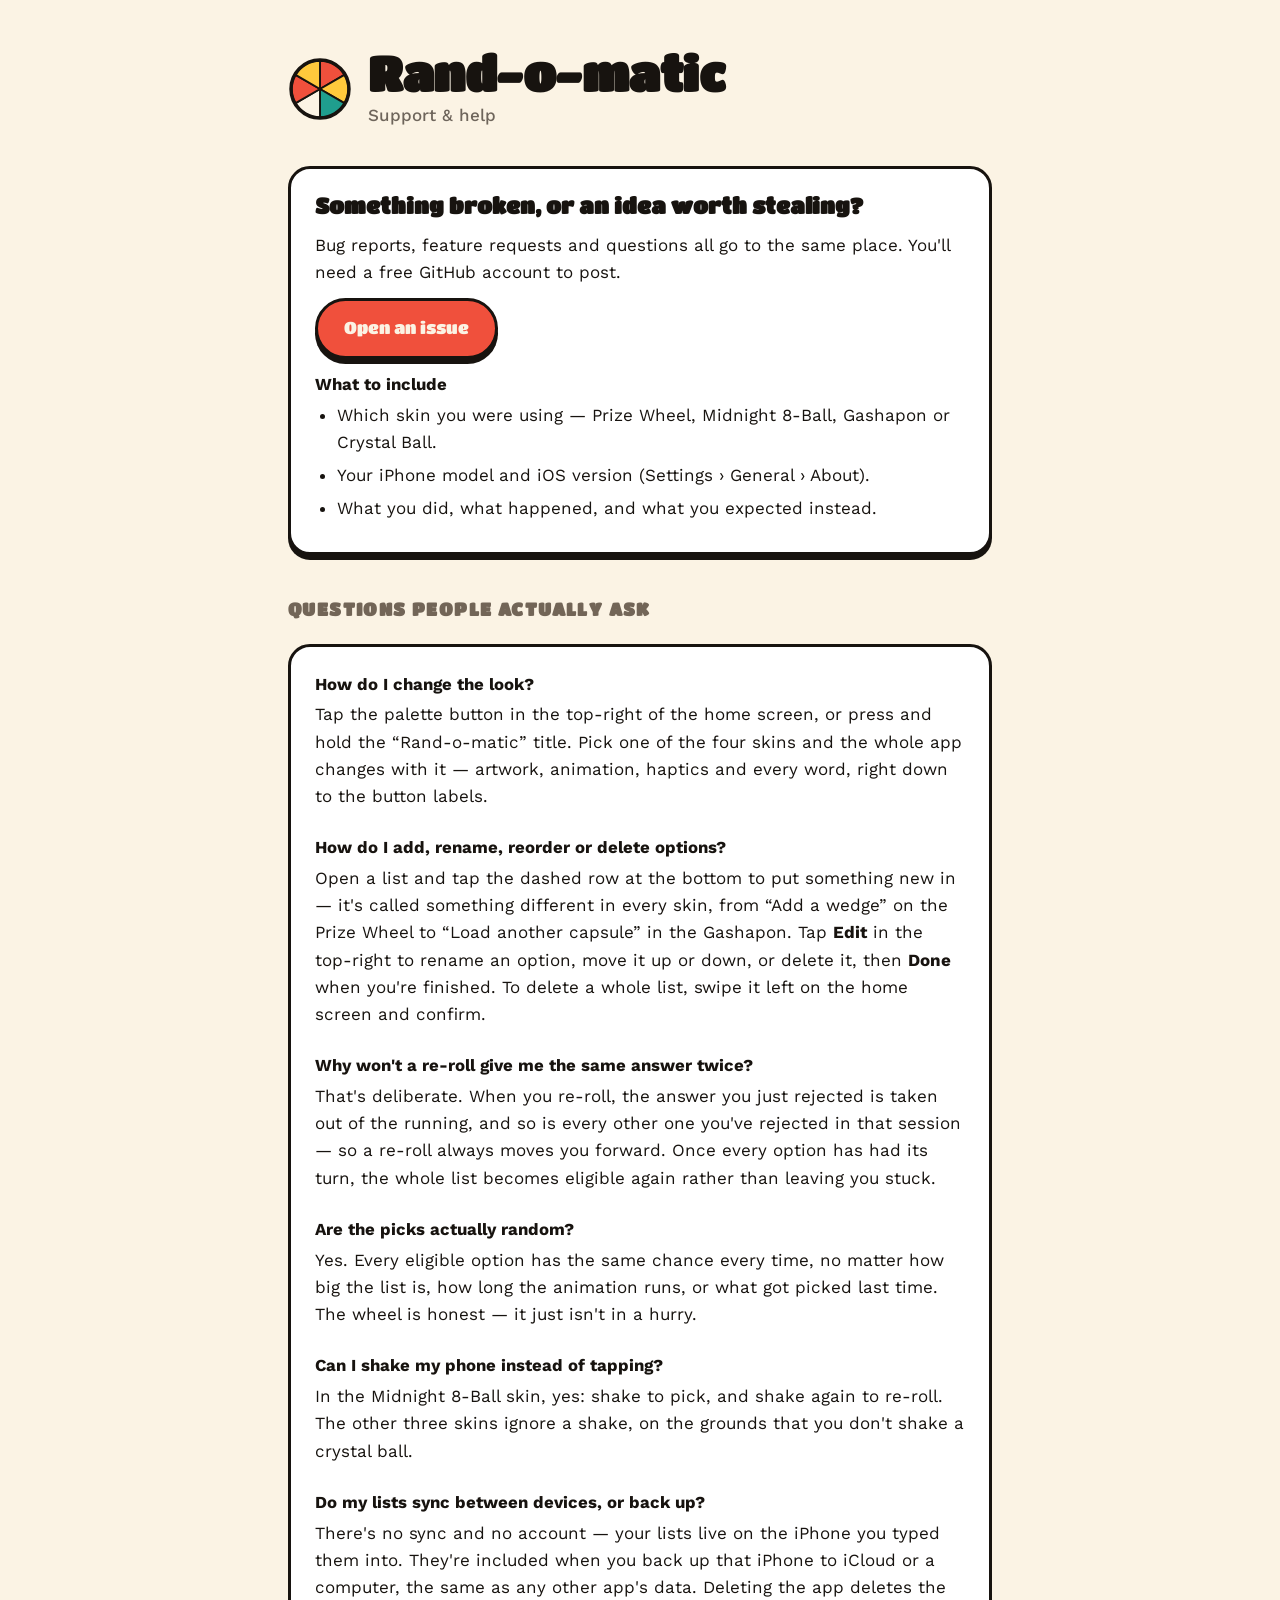
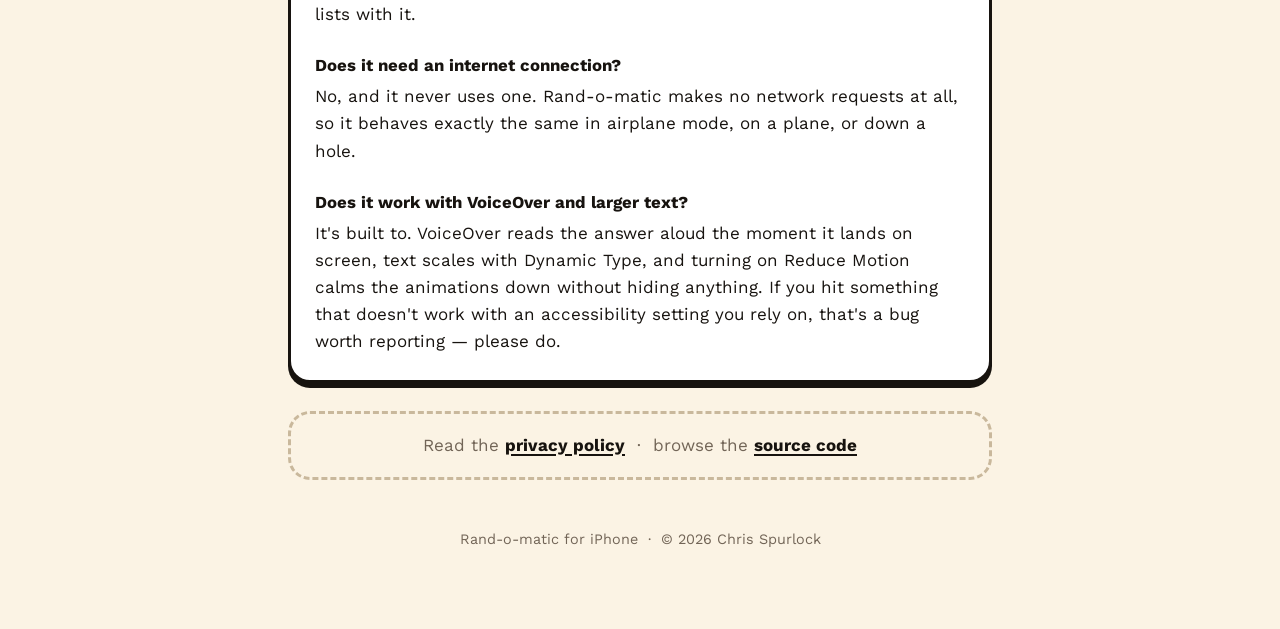
<file: docs/index.html>
<!DOCTYPE html>
<html lang="en">
<head>
<meta charset="utf-8">
<meta name="viewport" content="width=device-width, initial-scale=1">
<title>Rand-o-matic — Support</title>
<meta name="description" content="Help and support for Rand-o-matic, the iPhone app that makes the call when you can't decide.">
<link rel="icon" href="favicon.svg" type="image/svg+xml">
<link rel="preconnect" href="https://fonts.googleapis.com">
<link rel="preconnect" href="https://fonts.gstatic.com" crossorigin>
<link href="https://fonts.googleapis.com/css2?family=Titan+One&family=Work+Sans:wght@400;500;600;700&display=swap" rel="stylesheet">
<link rel="stylesheet" href="style.css">
</head>
<body>
<a class="skip" href="#main">Skip to content</a>
<div class="page">

<header>
  <svg viewBox="0 0 100 100" role="img" aria-label="A prize wheel">
    <g stroke="#17130F" stroke-width="3" stroke-linejoin="round">
      <path d="M50 50 L50 6 A44 44 0 0 1 88.1 28 Z" fill="#F0503C"/>
      <path d="M50 50 L88.1 28 A44 44 0 0 1 88.1 72 Z" fill="#FFC93C"/>
      <path d="M50 50 L88.1 72 A44 44 0 0 1 50 94 Z" fill="#1F9E8E"/>
      <path d="M50 50 L50 94 A44 44 0 0 1 11.9 72 Z" fill="#FBF3E4"/>
      <path d="M50 50 L11.9 72 A44 44 0 0 1 11.9 28 Z" fill="#F0503C"/>
      <path d="M50 50 L11.9 28 A44 44 0 0 1 50 6 Z" fill="#FFC93C"/>
    </g>
    <circle cx="50" cy="50" r="45.5" fill="none" stroke="#17130F" stroke-width="5"/>
  </svg>
  <div>
    <h1>Rand-o-matic</h1>
    <p>Support &amp; help</p>
  </div>
</header>

<main id="main">

<div class="card">
  <h2>Something broken, or an idea worth stealing?</h2>
  <p>Bug reports, feature requests and questions all go to the same place. You'll need a free GitHub account to post.</p>
  <p><a class="button" href="https://github.com/firstzion/indecisive/issues">Open an issue</a></p>
  <h3>What to include</h3>
  <ul>
    <li>Which skin you were using — Prize Wheel, Midnight 8-Ball, Gashapon or Crystal Ball.</li>
    <li>Your iPhone model and iOS version (Settings &rsaquo; General &rsaquo; About).</li>
    <li>What you did, what happened, and what you expected instead.</li>
  </ul>
</div>

<h2 class="section">Questions people actually ask</h2>

<div class="card">
  <h3>How do I change the look?</h3>
  <p>Tap the palette button in the top-right of the home screen, or press and hold the “Rand-o-matic” title. Pick one of the four skins and the whole app changes with it — artwork, animation, haptics and every word, right down to the button labels.</p>

  <h3>How do I add, rename, reorder or delete options?</h3>
  <p>Open a list and tap the dashed row at the bottom to put something new in — it's called something different in every skin, from “Add a wedge” on the Prize Wheel to “Load another capsule” in the Gashapon. Tap <strong>Edit</strong> in the top-right to rename an option, move it up or down, or delete it, then <strong>Done</strong> when you're finished. To delete a whole list, swipe it left on the home screen and confirm.</p>

  <h3>Why won't a re-roll give me the same answer twice?</h3>
  <p>That's deliberate. When you re-roll, the answer you just rejected is taken out of the running, and so is every other one you've rejected in that session — so a re-roll always moves you forward. Once every option has had its turn, the whole list becomes eligible again rather than leaving you stuck.</p>

  <h3>Are the picks actually random?</h3>
  <p>Yes. Every eligible option has the same chance every time, no matter how big the list is, how long the animation runs, or what got picked last time. The wheel is honest — it just isn't in a hurry.</p>

  <h3>Can I shake my phone instead of tapping?</h3>
  <p>In the Midnight 8-Ball skin, yes: shake to pick, and shake again to re-roll. The other three skins ignore a shake, on the grounds that you don't shake a crystal ball.</p>

  <h3>Do my lists sync between devices, or back up?</h3>
  <p>There's no sync and no account — your lists live on the iPhone you typed them into. They're included when you back up that iPhone to iCloud or a computer, the same as any other app's data. Deleting the app deletes the lists with it.</p>

  <h3>Does it need an internet connection?</h3>
  <p>No, and it never uses one. Rand-o-matic makes no network requests at all, so it behaves exactly the same in airplane mode, on a plane, or down a hole.</p>

  <h3>Does it work with VoiceOver and larger text?</h3>
  <p>It's built to. VoiceOver reads the answer aloud the moment it lands on screen, text scales with Dynamic Type, and turning on Reduce Motion calms the animations down without hiding anything. If you hit something that doesn't work with an accessibility setting you rely on, that's a bug worth reporting — please do.</p>
</div>

<div class="dashed">
  Read the <a href="privacy.html">privacy policy</a> &nbsp;·&nbsp; browse the <a href="https://github.com/firstzion/indecisive">source code</a>
</div>

</main>

<footer>
  <p>Rand-o-matic for iPhone &nbsp;·&nbsp; © 2026 Chris Spurlock</p>
</footer>

</div>
</body>
</html>
</file>
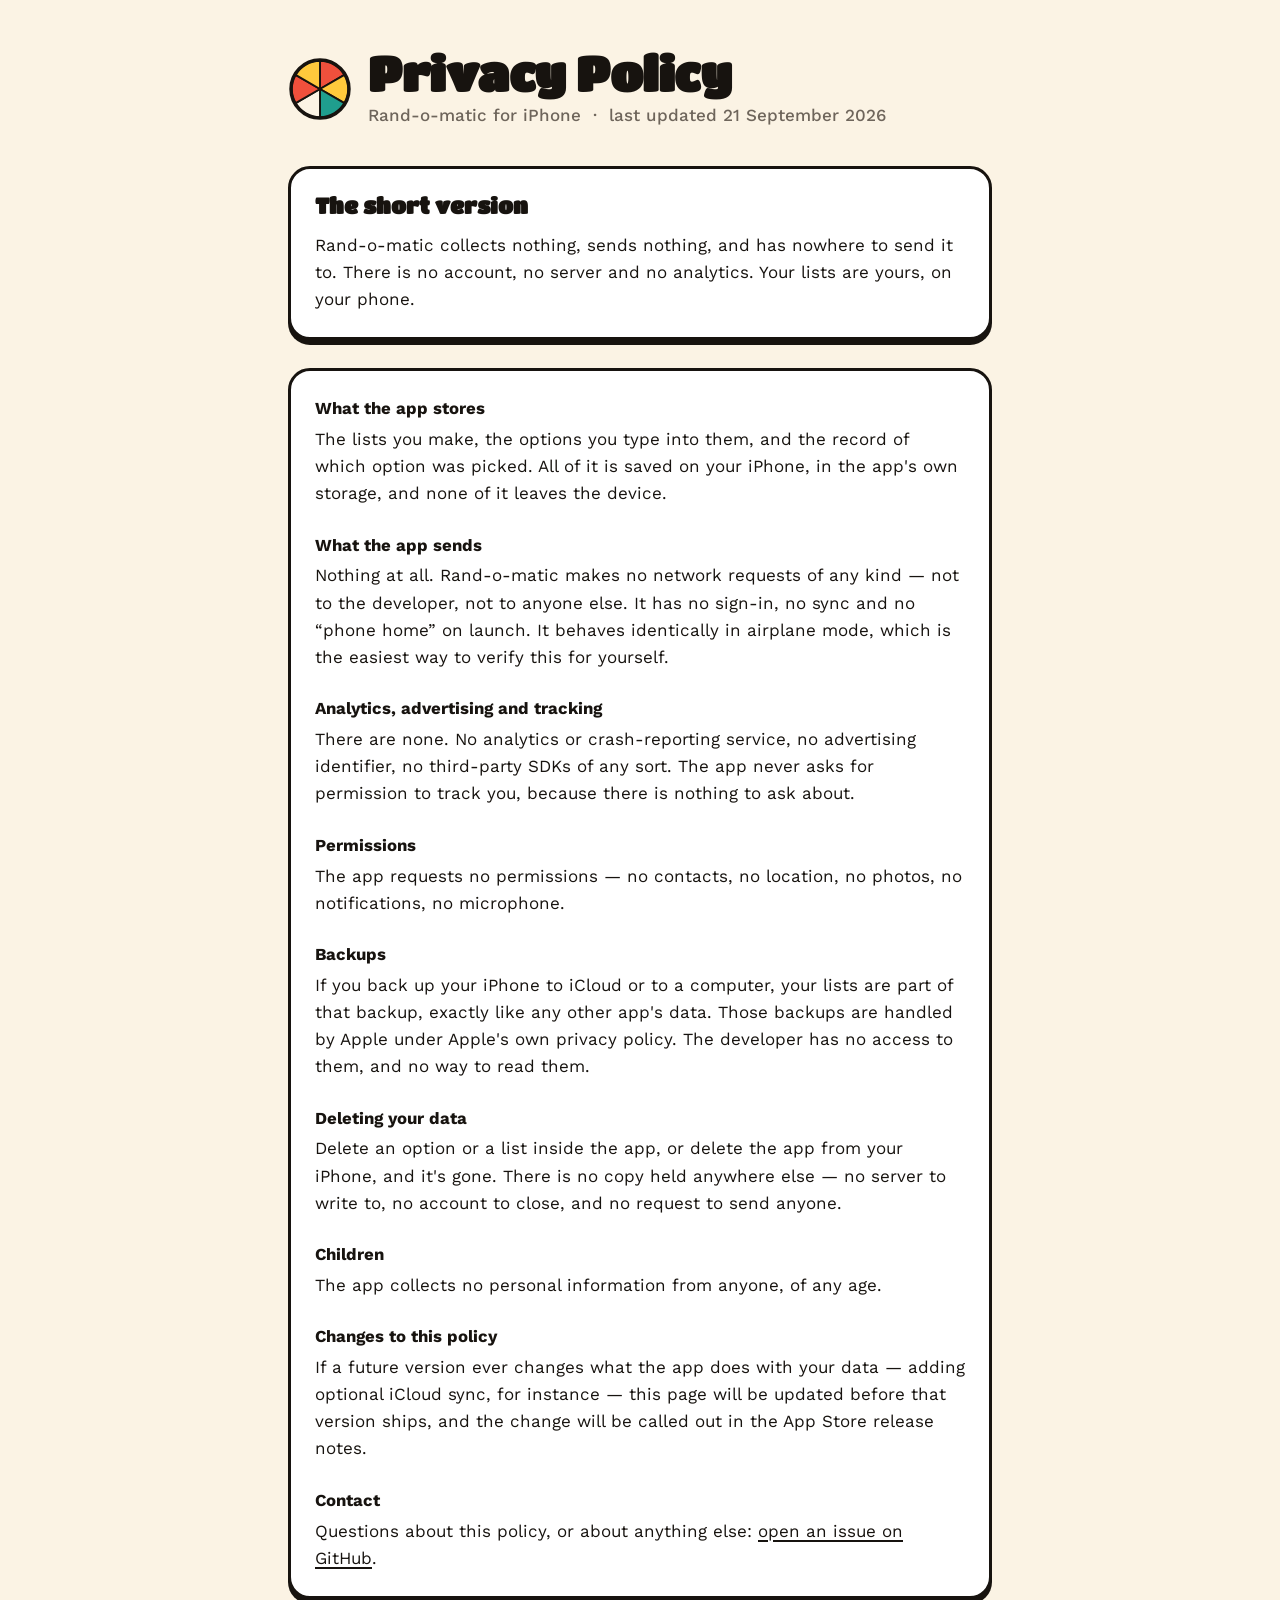
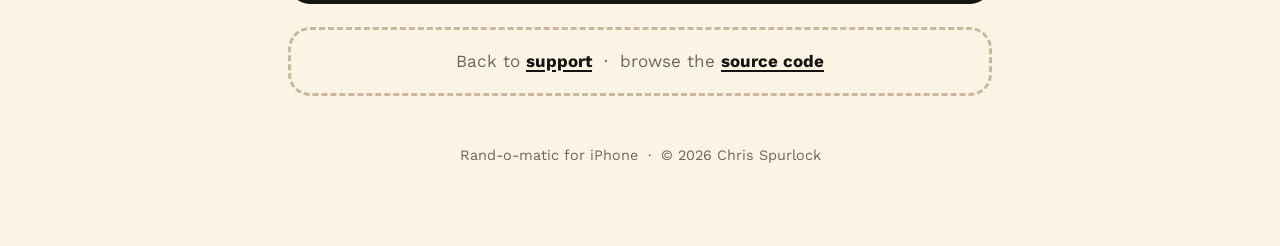
<file: docs/privacy.html>
<!DOCTYPE html>
<html lang="en">
<head>
<meta charset="utf-8">
<meta name="viewport" content="width=device-width, initial-scale=1">
<title>Rand-o-matic — Privacy Policy</title>
<meta name="description" content="Rand-o-matic collects no data, sends nothing anywhere, and never uses the network. The full privacy policy.">
<link rel="icon" href="favicon.svg" type="image/svg+xml">
<link rel="preconnect" href="https://fonts.googleapis.com">
<link rel="preconnect" href="https://fonts.gstatic.com" crossorigin>
<link href="https://fonts.googleapis.com/css2?family=Titan+One&family=Work+Sans:wght@400;500;600;700&display=swap" rel="stylesheet">
<link rel="stylesheet" href="style.css">
</head>
<body>
<a class="skip" href="#main">Skip to content</a>
<div class="page">

<header>
  <svg viewBox="0 0 100 100" role="img" aria-label="A prize wheel">
    <g stroke="#17130F" stroke-width="3" stroke-linejoin="round">
      <path d="M50 50 L50 6 A44 44 0 0 1 88.1 28 Z" fill="#F0503C"/>
      <path d="M50 50 L88.1 28 A44 44 0 0 1 88.1 72 Z" fill="#FFC93C"/>
      <path d="M50 50 L88.1 72 A44 44 0 0 1 50 94 Z" fill="#1F9E8E"/>
      <path d="M50 50 L50 94 A44 44 0 0 1 11.9 72 Z" fill="#FBF3E4"/>
      <path d="M50 50 L11.9 72 A44 44 0 0 1 11.9 28 Z" fill="#F0503C"/>
      <path d="M50 50 L11.9 28 A44 44 0 0 1 50 6 Z" fill="#FFC93C"/>
    </g>
    <circle cx="50" cy="50" r="45.5" fill="none" stroke="#17130F" stroke-width="5"/>
  </svg>
  <div>
    <h1>Privacy Policy</h1>
    <p>Rand-o-matic for iPhone &nbsp;·&nbsp; last updated 21 September 2026</p>
  </div>
</header>

<main id="main">

<div class="card">
  <h2>The short version</h2>
  <p>Rand-o-matic collects nothing, sends nothing, and has nowhere to send it to. There is no account, no server and no analytics. Your lists are yours, on your phone.</p>
</div>

<div class="card">
  <h3>What the app stores</h3>
  <p>The lists you make, the options you type into them, and the record of which option was picked. All of it is saved on your iPhone, in the app's own storage, and none of it leaves the device.</p>

  <h3>What the app sends</h3>
  <p>Nothing at all. Rand-o-matic makes no network requests of any kind — not to the developer, not to anyone else. It has no sign-in, no sync and no “phone home” on launch. It behaves identically in airplane mode, which is the easiest way to verify this for yourself.</p>

  <h3>Analytics, advertising and tracking</h3>
  <p>There are none. No analytics or crash-reporting service, no advertising identifier, no third-party SDKs of any sort. The app never asks for permission to track you, because there is nothing to ask about.</p>

  <h3>Permissions</h3>
  <p>The app requests no permissions — no contacts, no location, no photos, no notifications, no microphone.</p>

  <h3>Backups</h3>
  <p>If you back up your iPhone to iCloud or to a computer, your lists are part of that backup, exactly like any other app's data. Those backups are handled by Apple under Apple's own privacy policy. The developer has no access to them, and no way to read them.</p>

  <h3>Deleting your data</h3>
  <p>Delete an option or a list inside the app, or delete the app from your iPhone, and it's gone. There is no copy held anywhere else — no server to write to, no account to close, and no request to send anyone.</p>

  <h3>Children</h3>
  <p>The app collects no personal information from anyone, of any age.</p>

  <h3>Changes to this policy</h3>
  <p>If a future version ever changes what the app does with your data — adding optional iCloud sync, for instance — this page will be updated before that version ships, and the change will be called out in the App Store release notes.</p>

  <h3>Contact</h3>
  <p>Questions about this policy, or about anything else: <a href="https://github.com/firstzion/indecisive/issues">open an issue on GitHub</a>.</p>
</div>

<div class="dashed">
  Back to <a href="index.html">support</a> &nbsp;·&nbsp; browse the <a href="https://github.com/firstzion/indecisive">source code</a>
</div>

</main>

<footer>
  <p>Rand-o-matic for iPhone &nbsp;·&nbsp; © 2026 Chris Spurlock</p>
</footer>

</div>
</body>
</html>
</file>
<file: docs/style.css>
/* Rand-o-matic support site — the app's Prize Wheel skin, on the web.
   Palette and fonts are lifted straight from Indecisive/Skins/PrizeWheel.swift
   so the page and the app agree. The skin is light-only, hence the explicit
   background and no dark-mode block. */
:root {
  --background: #FBF3E4;
  --surface: #FFFFFF;
  --ink: #17130F;
  --secondary-text: #6E655B;
  --tertiary-text: #726557;
  --dashed-border: #C9B89C;
  --accent: #F0503C;
  --on-accent: #FBF3E4;
  --yellow: #FFC93C;
  --teal: #1F9E8E;
  --display: "Titan One", "Arial Black", system-ui, sans-serif;
  --body: "Work Sans", system-ui, -apple-system, "Segoe UI", sans-serif;
}

*, *::before, *::after { box-sizing: border-box; }

body {
  margin: 0;
  padding: 0 16px 64px;
  background: var(--background);
  color: var(--ink);
  font-family: var(--body);
  font-size: 17px;
  line-height: 1.6;
  -webkit-text-size-adjust: 100%;
}

.page { max-width: 44rem; margin: 0 auto; }

/* Header */
header { padding: 48px 0 8px; display: flex; align-items: center; gap: 16px; }
header svg { width: 64px; height: 64px; flex: none; }
header h1 {
  font-family: var(--display);
  font-size: clamp(2rem, 9vw, 3rem);
  line-height: 1.05;
  margin: 0;
  letter-spacing: -0.01em;
}
header p { margin: 4px 0 0; color: var(--secondary-text); font-weight: 500; }

/* Cards: white surface, hard black outline, offset shadow — the app's ListCard */
.card {
  background: var(--surface);
  border: 3px solid var(--ink);
  border-radius: 22px;
  box-shadow: 0 5px 0 var(--ink);
  padding: 24px;
  margin: 28px 0;
}
.card h2 { font-family: var(--display); font-size: 1.35rem; margin: 0 0 12px; line-height: 1.25; }
.card h3 { font-size: 1.05rem; font-weight: 700; margin: 24px 0 4px; }
.card h3:first-of-type { margin-top: 0; }
.card p { margin: 0 0 12px; }
.card p:last-child, .card ul:last-child { margin-bottom: 0; }
.card ul { margin: 0 0 12px; padding-left: 22px; }
.card li { margin-bottom: 6px; }

h2.section {
  font-family: var(--display);
  font-size: 1.1rem;
  letter-spacing: 0.08em;
  text-transform: uppercase;
  color: var(--tertiary-text);
  margin: 40px 0 -8px;
}

/* The accent button — the app's PRIMARY CTA */
.button {
  display: inline-block;
  background: var(--accent);
  color: var(--on-accent);
  font-family: var(--display);
  font-size: 1.05rem;
  text-decoration: none;
  padding: 14px 26px;
  border: 3px solid var(--ink);
  border-radius: 999px;
  box-shadow: 0 5px 0 var(--ink);
  transition: transform 0.08s ease, box-shadow 0.08s ease;
}
.button:hover { transform: translateY(2px); box-shadow: 0 3px 0 var(--ink); }
.button:active { transform: translateY(5px); box-shadow: 0 0 0 var(--ink); }

a { color: var(--ink); text-underline-offset: 3px; text-decoration-thickness: 2px; }
a:hover { color: var(--accent); }

/* Dashed row — the app's "Build a new wheel" */
.dashed {
  border: 3px dashed var(--dashed-border);
  border-radius: 22px;
  padding: 18px 24px;
  text-align: center;
  margin: 28px 0;
  color: var(--tertiary-text);
}
.dashed a { font-weight: 700; }

footer {
  margin-top: 48px;
  text-align: center;
  color: var(--tertiary-text);
  font-size: 0.9rem;
}
footer a { color: var(--tertiary-text); }

/* Skip link, visible only when focused */
.skip {
  position: absolute; left: -9999px;
  background: var(--surface); border: 3px solid var(--ink);
  border-radius: 12px; padding: 10px 16px;
}
.skip:focus { left: 16px; top: 16px; z-index: 10; }

@media (max-width: 420px) {
  header { padding-top: 32px; gap: 12px; }
  header svg { width: 48px; height: 48px; }
  .card { padding: 20px; border-radius: 18px; }
}

@media (prefers-reduced-motion: reduce) {
  .button { transition: none; }
}
</file>
